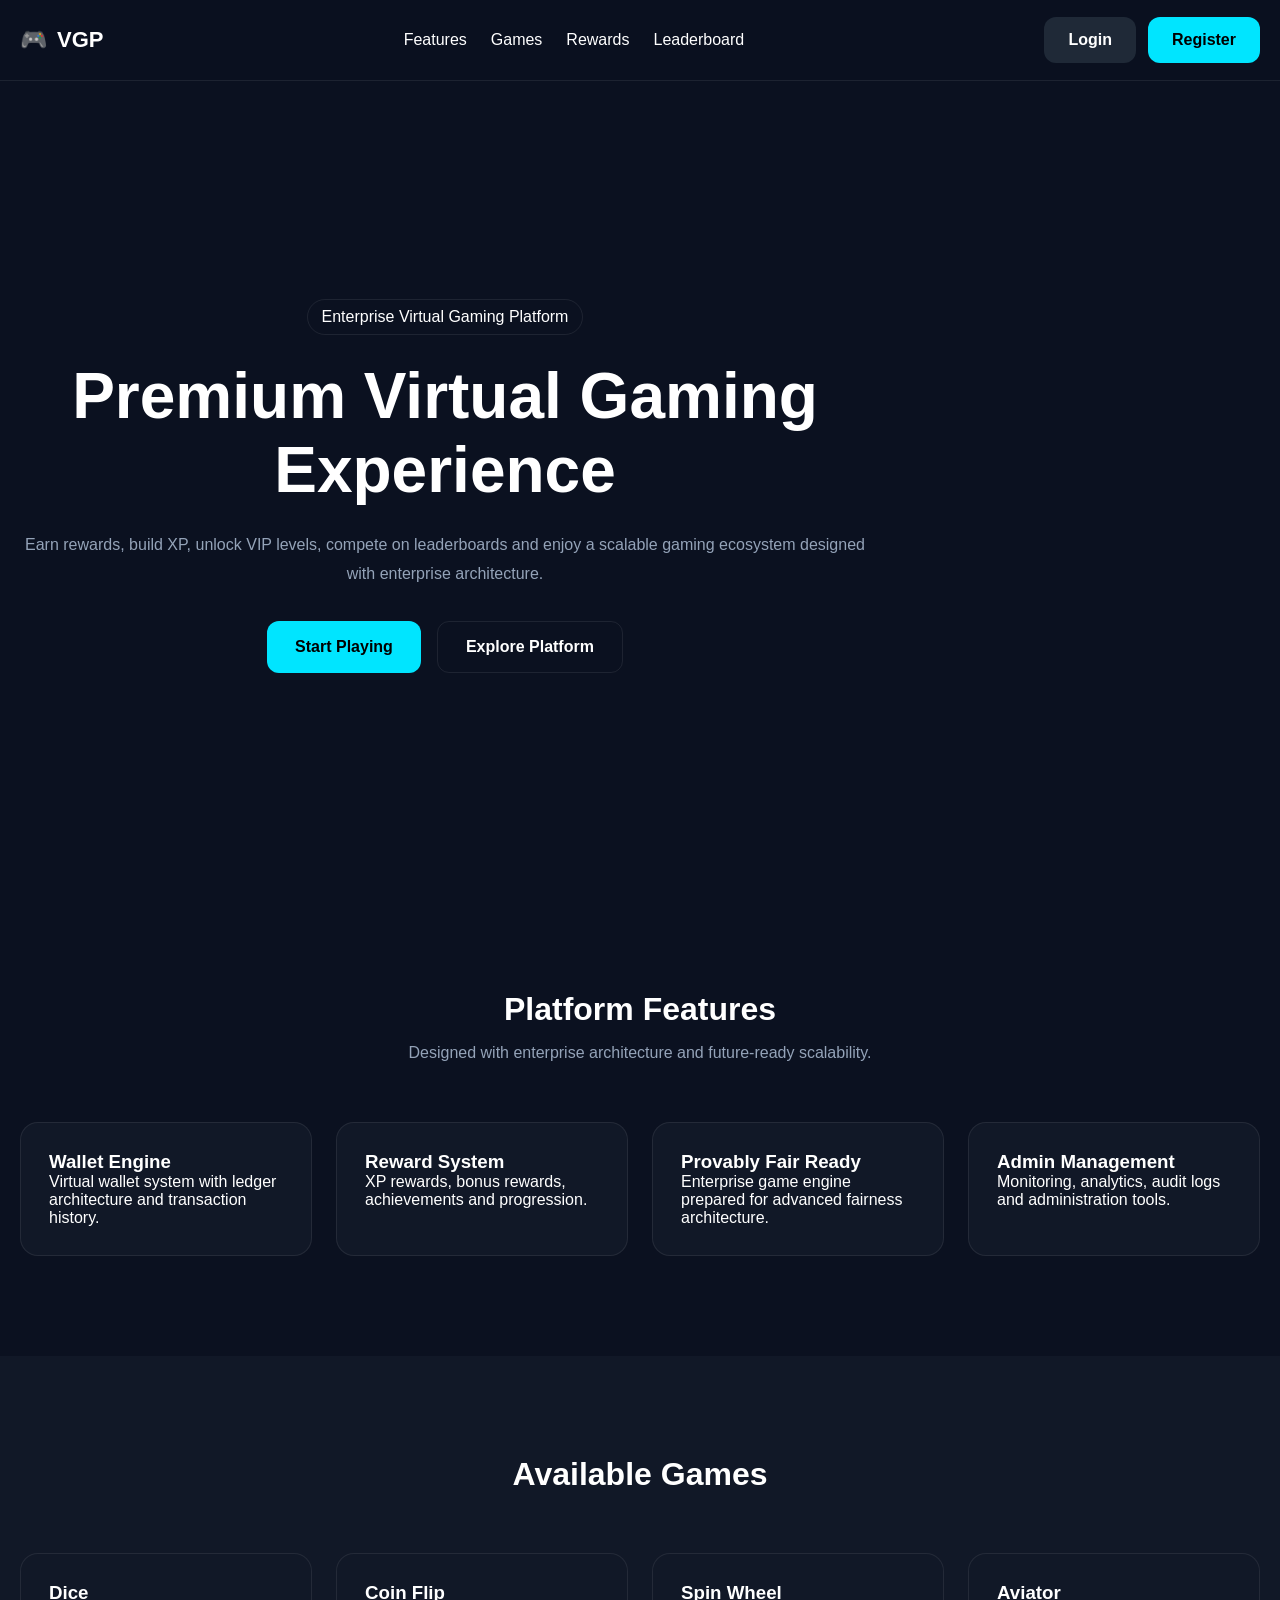
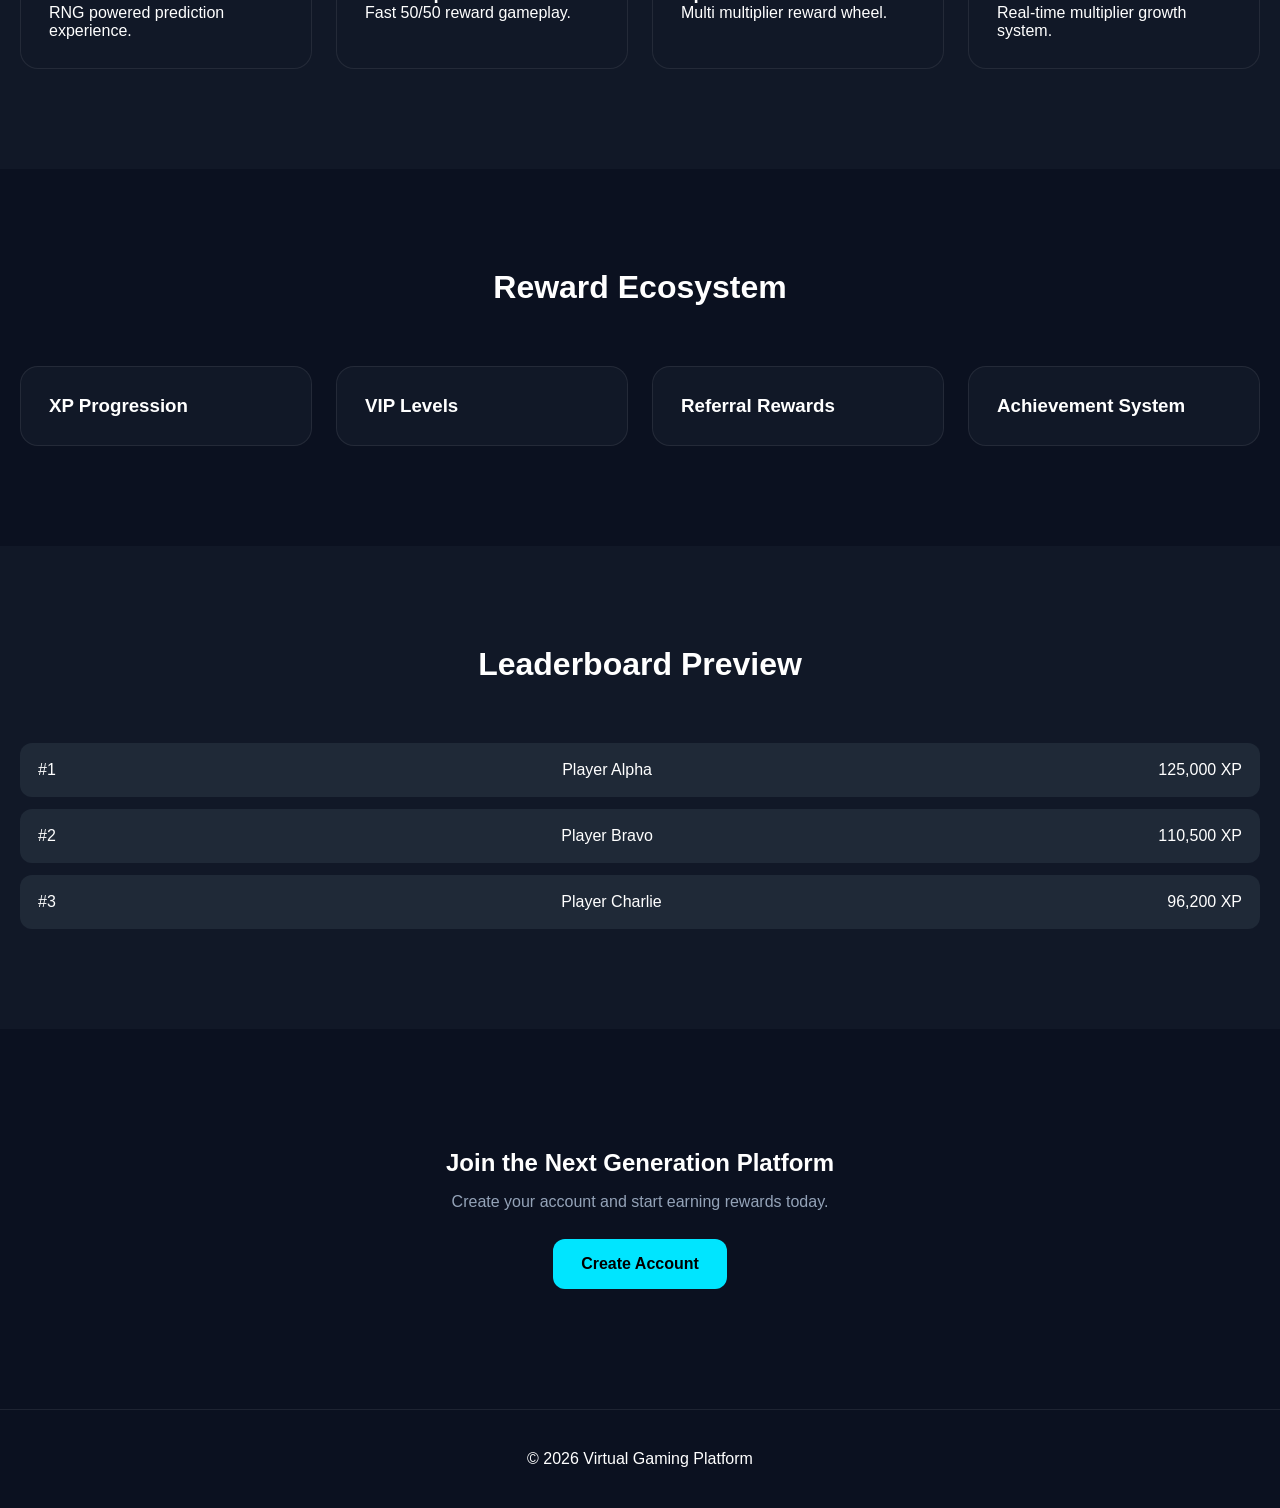
<file: index.html>
<!DOCTYPE html>
<html lang="en">

<head>
    <meta charset="UTF-8" />
    <meta name="viewport" content="width=device-width, initial-scale=1.0" />

    <title>Gaming & Rewards Platform</title>

    <meta name="description"
        content="Enterprise Virtual Gaming & Rewards Platform. Wallets, Rewards, XP System, Leaderboards and Premium Gaming Experience." />

    <meta name="theme-color" content="#0f172a">

    <link rel="stylesheet" href="./assets/css/variables.css">
    <link rel="stylesheet" href="./assets/css/layout.css">
    <link rel="stylesheet" href="./assets/css/components.css">
    <link rel="stylesheet" href="./assets/css/main.css">
</head>

<body>

    <div id="app">

        <!-- NAVBAR -->
        <header class="navbar">
            <div class="container">
                <div class="navbar-wrapper">

                    <a href="index.html" class="logo">
                        <span class="logo-icon">🎮</span>
                        <span class="logo-text">VGP</span>
                    </a>

                    <nav class="nav-menu">
                        <a href="#features">Features</a>
                        <a href="#games">Games</a>
                        <a href="#rewards">Rewards</a>
                        <a href="#leaderboard">Leaderboard</a>
                    </nav>

                    <div class="nav-actions">
                        <a href="login.html" class="btn btn-secondary">Login</a>
                        <a href="register.html" class="btn btn-primary">Register</a>
                    </div>

                </div>
            </div>
        </header>

        <!-- HERO -->
        <section class="hero">
            <div class="container">
                <div class="hero-content">

                    <span class="hero-badge">
                        Enterprise Virtual Gaming Platform
                    </span>

                    <h1>Premium Virtual Gaming Experience</h1>

                    <p>
                        Earn rewards, build XP, unlock VIP levels,
                        compete on leaderboards and enjoy a scalable
                        gaming ecosystem designed with enterprise architecture.
                    </p>

                    <div class="hero-actions">
                        <a href="register.html" class="btn btn-primary btn-lg">
                            Start Playing
                        </a>

                        <a href="#features" class="btn btn-outline btn-lg">
                            Explore Platform
                        </a>
                    </div>

                </div>
            </div>
        </section>

        <!-- FEATURES -->
        <section id="features" class="section">
            <div class="container">

                <div class="section-header">
                    <h2>Platform Features</h2>
                    <p>Designed with enterprise architecture and future-ready scalability.</p>
                </div>

                <div class="feature-grid">

                    <article class="feature-card">
                        <h3>Wallet Engine</h3>
                        <p>Virtual wallet system with ledger architecture and transaction history.</p>
                    </article>

                    <article class="feature-card">
                        <h3>Reward System</h3>
                        <p>XP rewards, bonus rewards, achievements and progression.</p>
                    </article>

                    <article class="feature-card">
                        <h3>Provably Fair Ready</h3>
                        <p>Enterprise game engine prepared for advanced fairness architecture.</p>
                    </article>

                    <article class="feature-card">
                        <h3>Admin Management</h3>
                        <p>Monitoring, analytics, audit logs and administration tools.</p>
                    </article>

                </div>

            </div>
        </section>

        <!-- GAMES -->
        <section id="games" class="section dark-section">
            <div class="container">

                <div class="section-header">
                    <h2>Available Games</h2>
                </div>

                <div class="game-grid">

                    <div class="game-card">
                        <h3>Dice</h3>
                        <p>RNG powered prediction experience.</p>
                    </div>

                    <div class="game-card">
                        <h3>Coin Flip</h3>
                        <p>Fast 50/50 reward gameplay.</p>
                    </div>

                    <div class="game-card">
                        <h3>Spin Wheel</h3>
                        <p>Multi multiplier reward wheel.</p>
                    </div>

                    <div class="game-card">
                        <h3>Aviator</h3>
                        <p>Real-time multiplier growth system.</p>
                    </div>

                </div>

            </div>
        </section>

        <!-- REWARDS -->
        <section id="rewards" class="section">
            <div class="container">

                <div class="section-header">
                    <h2>Reward Ecosystem</h2>
                </div>

                <div class="reward-grid">

                    <div class="reward-card"><h3>XP Progression</h3></div>
                    <div class="reward-card"><h3>VIP Levels</h3></div>
                    <div class="reward-card"><h3>Referral Rewards</h3></div>
                    <div class="reward-card"><h3>Achievement System</h3></div>

                </div>

            </div>
        </section>

        <!-- LEADERBOARD -->
        <section id="leaderboard" class="section dark-section">
            <div class="container">

                <div class="section-header">
                    <h2>Leaderboard Preview</h2>
                </div>

                <div class="leaderboard-table">

                    <div class="leaderboard-row">
                        <span>#1</span>
                        <span>Player Alpha</span>
                        <span>125,000 XP</span>
                    </div>

                    <div class="leaderboard-row">
                        <span>#2</span>
                        <span>Player Bravo</span>
                        <span>110,500 XP</span>
                    </div>

                    <div class="leaderboard-row">
                        <span>#3</span>
                        <span>Player Charlie</span>
                        <span>96,200 XP</span>
                    </div>

                </div>

            </div>
        </section>

        <!-- CTA -->
        <section class="cta">
            <div class="container">

                <h2>Join the Next Generation Platform</h2>

                <p>Create your account and start earning rewards today.</p>

                <a href="register.html" class="btn btn-primary btn-lg">
                    Create Account
                </a>

            </div>
        </section>

        <!-- FOOTER -->
        <footer class="footer">
            <div class="container">
                <p>© 2026 Virtual Gaming Platform</p>
            </div>
        </footer>

    </div>

    <!-- BOOTSTRAP (FIXED PROFESSIONAL VERSION) -->
    <script type="module">
        import Bootstrap from "./src/core/Bootstrap.js";

        const startApp = async () => {

            try {

                if (!Bootstrap || typeof Bootstrap.start !== "function") {
                    throw new Error("Bootstrap failed to load properly");
                }

                await Bootstrap.start();

                window.__APP__ = Bootstrap;

                console.log("[APP] Started successfully");

            } catch (err) {

                console.error("[BOOT ERROR]", err);

                document.body.innerHTML = `
                    <div style="padding:20px;font-family:Arial;color:red">
                        <h2>Application Failed to Start</h2>
                        <pre>${err.message}</pre>
                    </div>
                `;
            }
        };

        if (document.readyState === "loading") {
            document.addEventListener("DOMContentLoaded", startApp);
        } else {
            startApp();
        }
    </script>

</body>

</html>
</file>
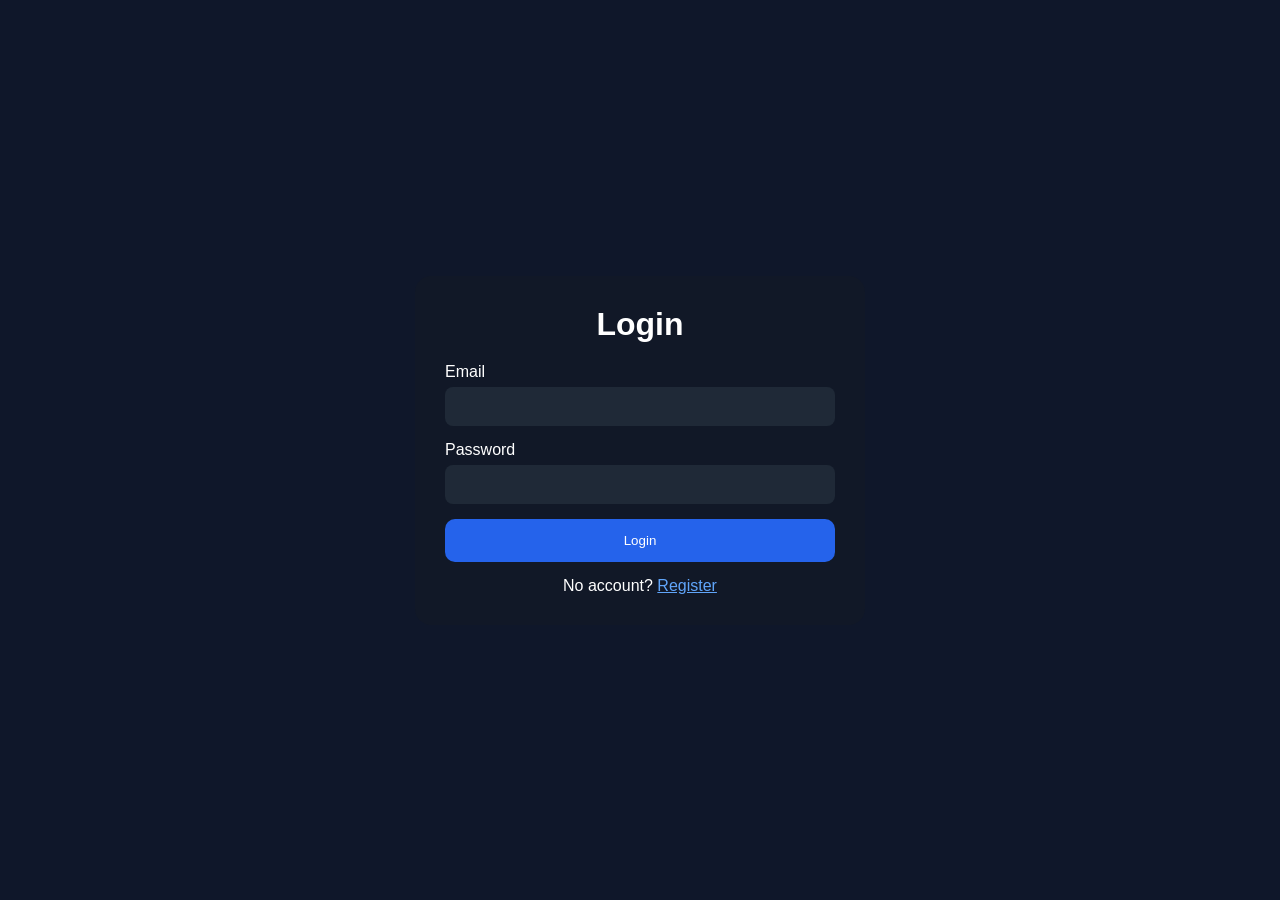
<file: login.html>
<!DOCTYPE html>
<html lang="en">
<head>
<meta charset="UTF-8">
<meta name="viewport" content="width=device-width, initial-scale=1.0">

<title>Login | Virtual Gaming Platform</title>

<style>

*{
    margin:0;
    padding:0;
    box-sizing:border-box;
}

body{
    min-height:100vh;
    display:flex;
    align-items:center;
    justify-content:center;
    background:#0f172a;
    font-family:Arial,sans-serif;
}

.login-card{
    width:100%;
    max-width:450px;
    background:#111827;
    color:white;
    padding:30px;
    border-radius:16px;
}

h1{
    text-align:center;
    margin-bottom:20px;
}

.form-group{
    margin-bottom:15px;
}

label{
    display:block;
    margin-bottom:6px;
}

input{
    width:100%;
    padding:12px;
    border:none;
    border-radius:8px;
    background:#1f2937;
    color:white;
}

button{
    width:100%;
    padding:14px;
    border:none;
    border-radius:10px;
    background:#2563eb;
    color:white;
    cursor:pointer;
}

.message{
    margin-top:15px;
    text-align:center;
}

a{
    color:#60a5fa;
}

</style>
</head>

<body>

<div class="login-card">

    <h1>Login</h1>

    <form id="loginForm">

        <div class="form-group">
            <label>Email</label>

            <input
                type="email"
                id="email"
                required
            >
        </div>

        <div class="form-group">
            <label>Password</label>

            <input
                type="password"
                id="password"
                required
            >
        </div>

        <button type="submit">
            Login
        </button>

    </form>

    <div id="message" class="message"></div>

    <p class="message">
        No account?
        <a href="register.html">
            Register
        </a>
    </p>

</div>

<script>

class LoginPage {

    constructor() {

        this.form =
            document.getElementById(
                "loginForm"
            );

        this.message =
            document.getElementById(
                "message"
            );

        this.bindEvents();
    }

    bindEvents() {

        this.form.addEventListener(
            "submit",
            event => {

                event.preventDefault();

                this.login();
            }
        );
    }

    login() {

        const email =
            document.getElementById(
                "email"
            ).value.trim();

        const password =
            document.getElementById(
                "password"
            ).value;

        const user =
            JSON.parse(
                localStorage.getItem(
                    "vgp_user"
                )
            );

        if (!user) {

            this.showMessage(
                "Account not found",
                "red"
            );

            return;
        }

        if (
            user.email !== email ||
            user.password !== password
        ) {

            this.showMessage(
                "Invalid credentials",
                "red"
            );

            return;
        }

        sessionStorage.setItem(
            "authenticated",
            "true"
        );

        sessionStorage.setItem(
            "currentUser",
            JSON.stringify(user)
        );

        this.showMessage(
            "Login successful",
            "#22c55e"
        );

        setTimeout(() => {

            window.location.href =
                "dashboard.html";

        }, 1000);
    }

    showMessage(
        text,
        color
    ) {

        this.message.textContent =
            text;

        this.message.style.color =
            color;
    }
}

new LoginPage();

</script>

</body>
</html>
</file>
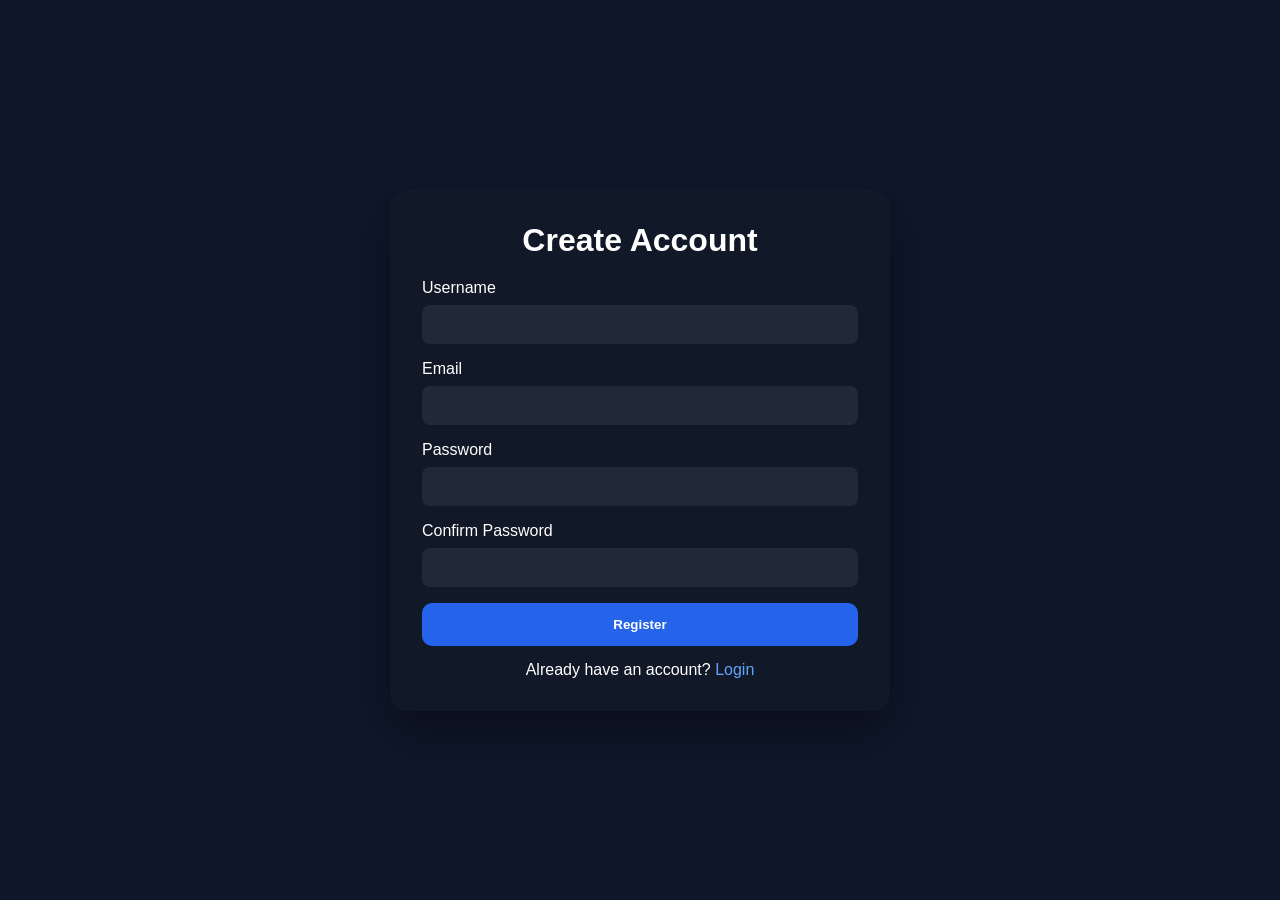
<file: register.html>
<!DOCTYPE html>
<html lang="en">
<head>
    <meta charset="UTF-8">
    <meta name="viewport" content="width=device-width, initial-scale=1.0">
    <title>Register | Virtual Gaming Platform</title>

    <link rel="stylesheet" href="./assets/css/variables.css">
    <link rel="stylesheet" href="./assets/css/layout.css">
    <link rel="stylesheet" href="./assets/css/components.css">
    <link rel="stylesheet" href="./assets/css/main.css">

    <style>
        body{
            margin:0;
            min-height:100vh;
            display:flex;
            justify-content:center;
            align-items:center;
            background:#0f172a;
            font-family:Arial,sans-serif;
        }

        .register-card{
            width:100%;
            max-width:500px;
            background:#111827;
            padding:32px;
            border-radius:16px;
            color:#fff;
            box-shadow:0 20px 50px rgba(0,0,0,.4);
        }

        .register-card h1{
            margin-bottom:20px;
            text-align:center;
        }

        .form-group{
            margin-bottom:16px;
        }

        .form-group label{
            display:block;
            margin-bottom:8px;
        }

        .form-group input{
            width:100%;
            padding:12px;
            border:none;
            border-radius:8px;
            background:#1f2937;
            color:#fff;
            box-sizing:border-box;
        }

        .btn-register{
            width:100%;
            padding:14px;
            border:none;
            border-radius:10px;
            cursor:pointer;
            background:#2563eb;
            color:#fff;
            font-weight:bold;
        }

        .message{
            margin-top:15px;
            text-align:center;
        }

        a{
            color:#60a5fa;
        }
    </style>
</head>
<body>

    <div class="register-card">

        <h1>Create Account</h1>

        <form id="registerForm">

            <div class="form-group">
                <label>Username</label>
                <input
                    type="text"
                    id="username"
                    required
                    minlength="3"
                >
            </div>

            <div class="form-group">
                <label>Email</label>
                <input
                    type="email"
                    id="email"
                    required
                >
            </div>

            <div class="form-group">
                <label>Password</label>
                <input
                    type="password"
                    id="password"
                    required
                    minlength="6"
                >
            </div>

            <div class="form-group">
                <label>Confirm Password</label>
                <input
                    type="password"
                    id="confirmPassword"
                    required
                >
            </div>

            <button
                type="submit"
                class="btn-register"
            >
                Register
            </button>

        </form>

        <div
            id="message"
            class="message"
        ></div>

        <p class="message">
            Already have an account?
            <a href="login.html">
                Login
            </a>
        </p>

    </div>

    <script type="module">

        class RegisterPage {

            constructor() {

                this.form =
                    document.getElementById(
                        "registerForm"
                    );

                this.message =
                    document.getElementById(
                        "message"
                    );

                this.bindEvents();
            }

            bindEvents() {

                this.form.addEventListener(
                    "submit",
                    event => {

                        event.preventDefault();

                        this.register();
                    }
                );
            }

            register() {

                const username =
                    document.getElementById(
                        "username"
                    ).value.trim();

                const email =
                    document.getElementById(
                        "email"
                    ).value.trim();

                const password =
                    document.getElementById(
                        "password"
                    ).value;

                const confirmPassword =
                    document.getElementById(
                        "confirmPassword"
                    ).value;

                if (
                    password !==
                    confirmPassword
                ) {

                    this.showMessage(
                        "Passwords do not match",
                        "red"
                    );

                    return;
                }

                const user = {

                    id:
                        crypto.randomUUID(),

                    username,

                    email,

                    password,

                    createdAt:
                        new Date()
                        .toISOString()
                };

                localStorage.setItem(
                    "vgp_user",
                    JSON.stringify(user)
                );

                this.showMessage(
                    "Registration successful",
                    "#22c55e"
                );

                setTimeout(() => {

                    window.location.href =
                        "login.html";

                }, 1500);
            }

            showMessage(
                text,
                color
            ) {

                this.message.textContent =
                    text;

                this.message.style.color =
                    color;
            }
        }

        new RegisterPage();

    </script>

</body>
</html>
</file>
<file: assets/css/variables.css>
:root {

    /* COLORS */

    --color-primary: #00e5ff;
    --color-primary-dark: #00b8cc;

    --color-success: #22c55e;
    --color-danger: #ef4444;
    --color-warning: #f59e0b;

    --color-bg: #0b1120;
    --color-surface: #111827;
    --color-surface-light: #1f2937;

    --color-text: #ffffff;
    --color-text-muted: #94a3b8;

    --color-border: rgba(255,255,255,0.08);

    /* TYPOGRAPHY */

    --font-primary:
        Inter,
        Segoe UI,
        Roboto,
        sans-serif;

    --font-size-xs: 12px;
    --font-size-sm: 14px;
    --font-size-md: 16px;
    --font-size-lg: 18px;
    --font-size-xl: 24px;
    --font-size-2xl: 32px;
    --font-size-3xl: 48px;

    /* SPACING */

    --space-1: 4px;
    --space-2: 8px;
    --space-3: 12px;
    --space-4: 16px;
    --space-5: 24px;
    --space-6: 32px;
    --space-7: 48px;
    --space-8: 64px;

    /* BORDER */

    --radius-sm: 8px;
    --radius-md: 12px;
    --radius-lg: 18px;
    --radius-xl: 24px;

    /* SHADOW */

    --shadow-sm:
        0 2px 6px rgba(0,0,0,0.2);

    --shadow-md:
        0 6px 20px rgba(0,0,0,0.25);

    --shadow-lg:
        0 10px 40px rgba(0,0,0,0.4);

    /* CONTAINER */

    --container-width: 1280px;

    /* TRANSITION */

    --transition:
        all 0.25s ease;
}
</file>
<file: assets/css/layout.css>
*,
*::before,
*::after {
    box-sizing: border-box;
}

html {
    scroll-behavior: smooth;
}

body {
    margin: 0;
    font-family: var(--font-primary);
    background: var(--color-bg);
    color: var(--color-text);
    min-height: 100vh;
    overflow-x: hidden;
}

img {
    max-width: 100%;
    display: block;
}

a {
    text-decoration: none;
    color: inherit;
}

h1, h2, h3, h4, h5, h6 {
    margin: 0;
}

p {
    margin: 0;
}

.container {
    width: 100%;
    max-width: var(--container-width);
    margin: 0 auto;
    padding-left: 20px;
    padding-right: 20px;
}

.section {
    padding-top: 100px;
    padding-bottom: 100px;
}

.section-header {
    text-align: center;
    margin-bottom: 60px;
}

.section-header h2 {
    font-size: var(--font-size-2xl);
    margin-bottom: 16px;
}

.section-header p {
    color: var(--color-text-muted);
}

.dark-section {
    background: var(--color-surface);
}

/* Utility Classes */
.text-center {
    text-align: center;
}

.text-muted {
    color: var(--color-text-muted);
}

/* Scrollbar */
::-webkit-scrollbar {
    width: 8px;
}

::-webkit-scrollbar-track {
    background: var(--color-surface);
}

::-webkit-scrollbar-thumb {
    background: var(--color-surface-light);
    border-radius: 4px;
}

::-webkit-scrollbar-thumb:hover {
    background: var(--color-border);
}

/* Responsive */
@media (max-width: 768px) {
    .section {
        padding-top: 60px;
        padding-bottom: 60px;
    }

    .section-header {
        margin-bottom: 40px;
    }

    .section-header h2 {
        font-size: var(--font-size-xl);
    }
}
</file>
<file: assets/css/components.css>
.btn {

    display: inline-flex;

    align-items: center;

    justify-content: center;

    gap: 8px;

    padding: 14px 24px;

    border-radius: var(--radius-md);

    border: none;

    cursor: pointer;

    transition: var(--transition);

    font-weight: 600;
}

.btn-primary {

    background: var(--color-primary);

    color: #000;
}

.btn-primary:hover {

    background: var(--color-primary-dark);

    transform: translateY(-2px);
}

.btn-secondary {

    background: var(--color-surface-light);

    color: var(--color-text);
}

.btn-outline {

    border: 1px solid var(--color-border);

    background: transparent;

    color: var(--color-text);
}

.btn-lg {

    padding: 16px 28px;
}

.card {

    background: var(--color-surface);

    border: 1px solid var(--color-border);

    border-radius: var(--radius-lg);

    padding: 24px;

    box-shadow: var(--shadow-md);
}

.feature-card,
.game-card,
.reward-card {

    background: var(--color-surface);

    border: 1px solid var(--color-border);

    border-radius: var(--radius-lg);

    padding: 28px;

    transition: var(--transition);
}

.feature-card:hover,
.game-card:hover,
.reward-card:hover {

    transform: translateY(-5px);

    box-shadow: var(--shadow-lg);
}
</file>
<file: assets/css/main.css>
/* NAVBAR */

.navbar {

    position: sticky;

    top: 0;

    z-index: 999;

    backdrop-filter: blur(12px);

    background:
        rgba(11,17,32,0.8);

    border-bottom:
        1px solid var(--color-border);
}

.navbar-wrapper {

    display: flex;

    justify-content: space-between;

    align-items: center;

    min-height: 80px;
}

.logo {

    display: flex;

    align-items: center;

    gap: 10px;

    font-size: 22px;

    font-weight: 700;
}

.nav-menu {

    display: flex;

    gap: 24px;
}

.nav-actions {

    display: flex;

    gap: 12px;
}

/* HERO */

.hero {

    min-height: 90vh;

    display: flex;

    align-items: center;

    justify-content: center;

    text-align: center;
}

.hero-content {

    max-width: 850px;
}

.hero-badge {

    display: inline-block;

    padding: 8px 14px;

    border-radius: 999px;

    border: 1px solid var(--color-border);

    margin-bottom: 24px;
}

.hero h1 {

    font-size: 64px;

    margin-bottom: 24px;
}

.hero p {

    color: var(--color-text-muted);

    line-height: 1.8;

    margin-bottom: 32px;
}

.hero-actions {

    display: flex;

    justify-content: center;

    gap: 16px;
}

/* GRID SYSTEM */

.feature-grid,
.game-grid,
.reward-grid {

    display: grid;

    grid-template-columns:
        repeat(auto-fit,minmax(260px,1fr));

    gap: 24px;
}

/* LEADERBOARD */

.leaderboard-table {

    display: flex;

    flex-direction: column;

    gap: 12px;
}

.leaderboard-row {

    display: flex;

    justify-content: space-between;

    padding: 18px;

    border-radius: 12px;

    background: var(--color-surface-light);
}

/* CTA */

.cta {

    text-align: center;

    padding: 120px 20px;
}

.cta h2 {

    margin-bottom: 16px;
}

.cta p {

    margin-bottom: 28px;

    color: var(--color-text-muted);
}

/* FOOTER */

.footer {

    padding: 40px 20px;

    text-align: center;

    border-top:
        1px solid var(--color-border);
}

/* RESPONSIVE */

@media (max-width: 768px) {

    .nav-menu {
        display: none;
    }

    .hero h1 {
        font-size: 40px;
    }

    .hero-actions {

        flex-direction: column;
    }

    .navbar-wrapper {

        flex-wrap: wrap;

        gap: 12px;
    }
}
</file>
